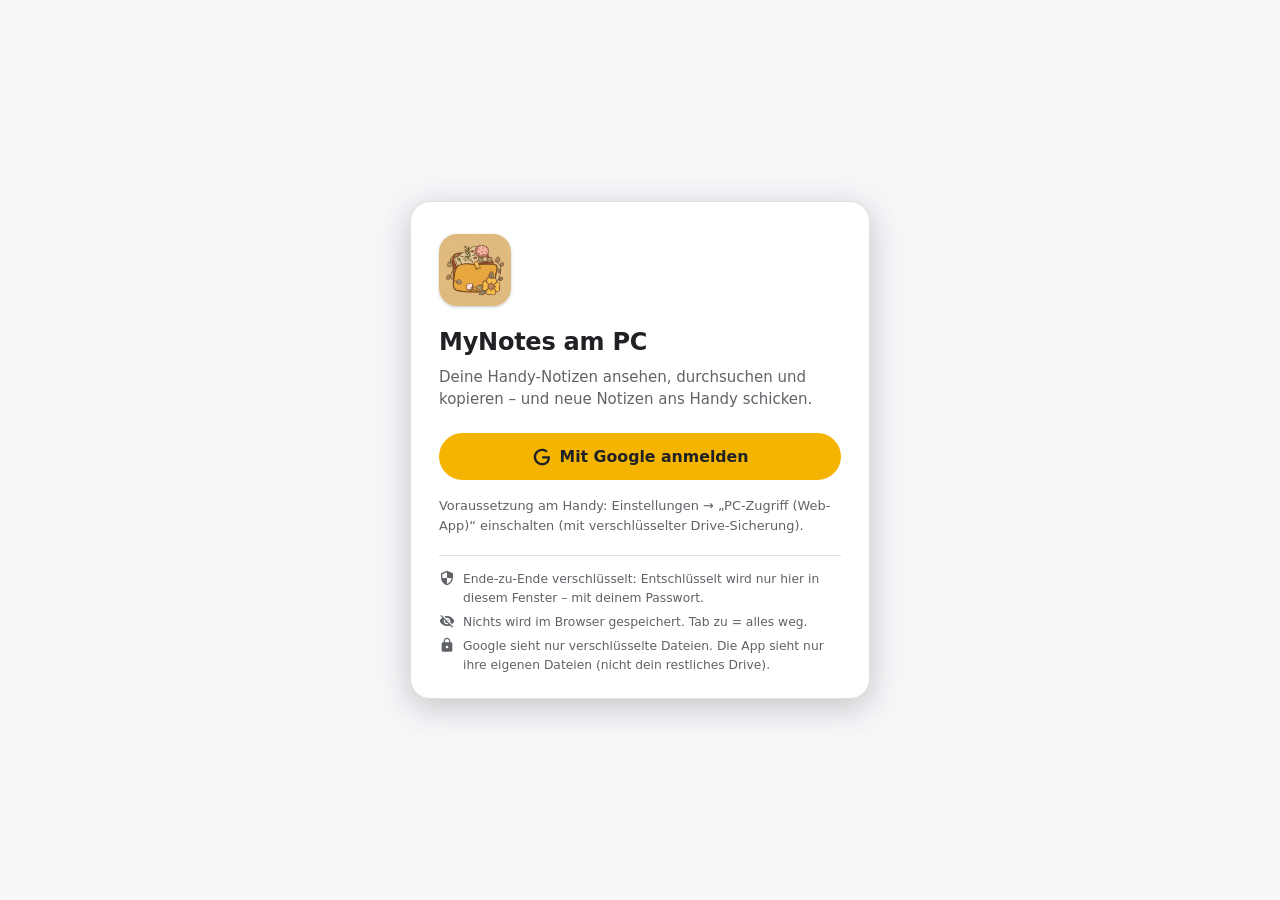
<file: index.html>
<!doctype html>
<html lang="de">
<head>
<meta charset="utf-8">
<meta name="viewport" content="width=device-width, initial-scale=1">
<meta name="robots" content="noindex, nofollow">
<meta name="referrer" content="no-referrer">
<meta name="color-scheme" content="dark light">
<!--
  MyNotes Web-App (AH-1 + AH-2)
  - Liest die verschlüsselte PC-Kopie deiner Handy-Notizen aus deinem Google Drive
  - Schreibt nur in den eigenen Bereich „Vom PC“
  - Speichert NICHTS im Browser: kein localStorage, keine Cookies, kein Cache, kein Offline-Speicher
-->
<meta http-equiv="Content-Security-Policy" content="default-src 'self'; script-src 'self' https://accounts.google.com/gsi/client; connect-src 'self' blob: https://www.googleapis.com https://accounts.google.com/gsi/; frame-src https://accounts.google.com/gsi/; style-src 'self' 'unsafe-inline' https://accounts.google.com/gsi/style; img-src 'self' blob: data: https://*.googleusercontent.com; font-src 'self'; object-src 'none'; base-uri 'none'; form-action 'none'">
<title>MyNotes</title>
<link rel="icon" type="image/png" sizes="16x16" href="favicon-16.png?v=5">
<link rel="icon" type="image/png" sizes="32x32" href="favicon-32.png?v=5">
<link rel="icon" type="image/png" sizes="48x48" href="favicon-48.png?v=5">
<link rel="apple-touch-icon" href="apple-touch-icon.png">
<link rel="stylesheet" href="app.css?v=11">
<script src="https://accounts.google.com/gsi/client" async defer></script>
<script type="module" src="app.js?v=23"></script>
</head>
<body>
<div id="app"><div class="boot"><img class="logo-img" src="logo.png" alt=""><p>MyNotes wird geladen …</p></div></div>
<noscript><p style="padding:24px">Bitte JavaScript aktivieren – ohne geht die Web-App nicht.</p></noscript>
</body>
</html>
</file>
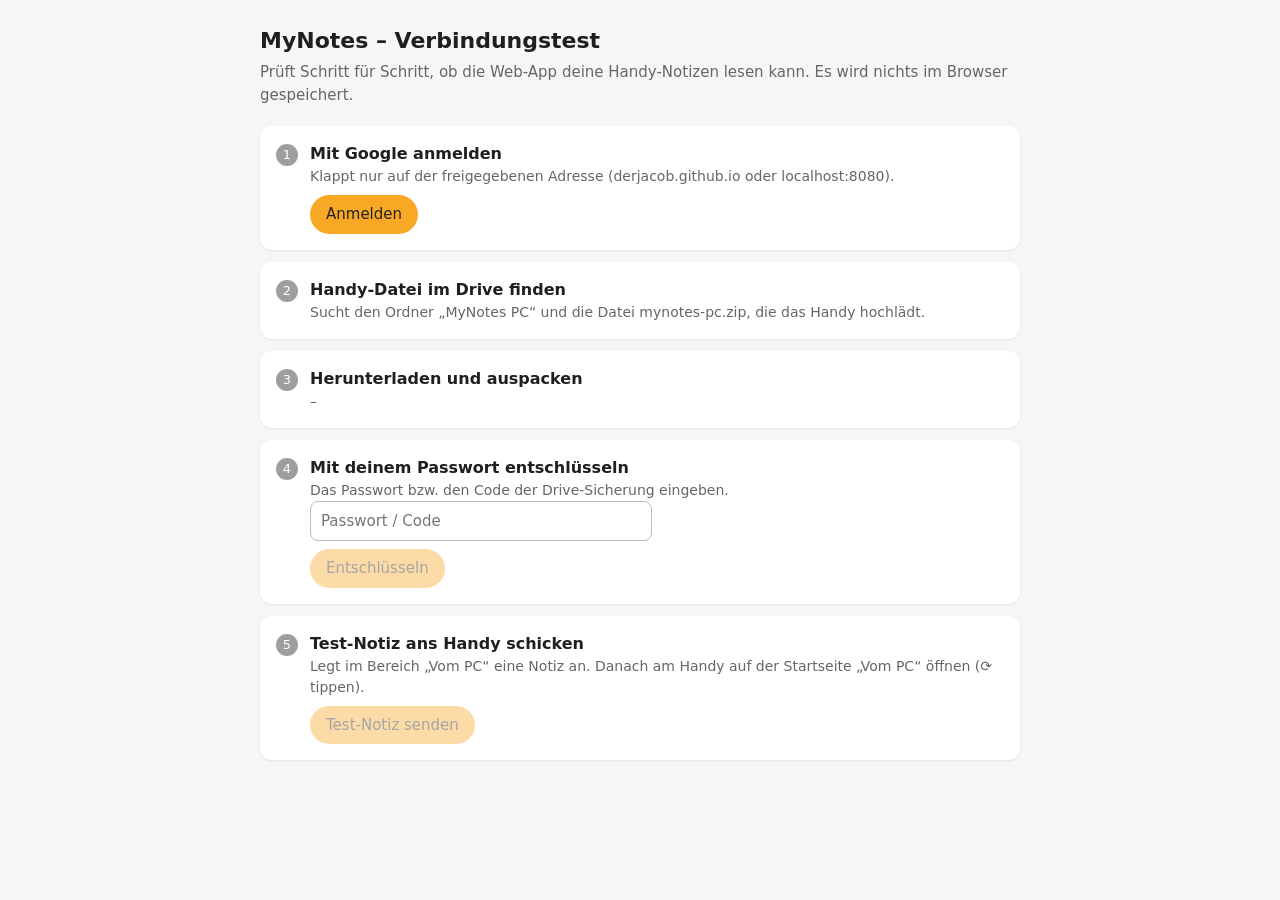
<file: test.html>
<!doctype html>
<html lang="de">
<head>
<meta charset="utf-8">
<meta name="viewport" content="width=device-width, initial-scale=1">
<title>MyNotes – Verbindungstest</title>
<!-- AH-T: Testseite für die Web-App. Speichert NICHTS im Browser (kein localStorage, keine Cookies von uns). -->
<script src="https://accounts.google.com/gsi/client" async defer></script>
<style>
  :root { --bg:#f6f6f4; --card:#fff; --ink:#1f1f1f; --muted:#666; --ok:#1e7d32; --bad:#c62828; --wait:#9e9e9e; --accent:#f9a825; }
  @media (prefers-color-scheme: dark) { :root { --bg:#1b1b1b; --card:#262626; --ink:#eee; --muted:#aaa; } }
  body { margin:0; font:15px/1.5 system-ui, -apple-system, "Segoe UI", sans-serif; background:var(--bg); color:var(--ink); }
  main { max-width:760px; margin:0 auto; padding:24px 16px 48px; }
  h1 { font-size:22px; margin:0 0 4px; }
  .sub { color:var(--muted); margin:0 0 20px; }
  .card { background:var(--card); border-radius:12px; padding:16px; margin-bottom:12px; box-shadow:0 1px 2px rgba(0,0,0,.08); }
  .step { display:flex; gap:12px; align-items:flex-start; }
  .dot { flex:0 0 22px; height:22px; border-radius:50%; background:var(--wait); color:#fff; font-size:13px; display:grid; place-items:center; margin-top:2px; }
  .dot.ok { background:var(--ok); } .dot.bad { background:var(--bad); } .dot.run { background:var(--accent); }
  .step h2 { font-size:16px; margin:0; }
  .msg { color:var(--muted); font-size:14px; white-space:pre-wrap; word-break:break-word; }
  .msg.bad { color:var(--bad); }
  button { font:inherit; padding:8px 16px; border-radius:20px; border:0; background:var(--accent); color:#222; cursor:pointer; margin-top:8px; }
  button:disabled { opacity:.4; cursor:default; }
  input { font:inherit; padding:8px 10px; border-radius:8px; border:1px solid #bbb; width:min(320px,100%); background:var(--card); color:var(--ink); }
  ul { margin:6px 0 0; padding-left:20px; }
  code { font-size:13px; }
</style>
</head>
<body>
<main>
  <h1>MyNotes – Verbindungstest</h1>
  <p class="sub">Prüft Schritt für Schritt, ob die Web-App deine Handy-Notizen lesen kann. Es wird nichts im Browser gespeichert.</p>

  <div class="card step"><div class="dot" id="d1">1</div><div>
    <h2>Mit Google anmelden</h2>
    <div class="msg" id="m1">Klappt nur auf der freigegebenen Adresse (derjacob.github.io oder localhost:8080).</div>
    <button id="b1">Anmelden</button>
  </div></div>

  <div class="card step"><div class="dot" id="d2">2</div><div>
    <h2>Handy-Datei im Drive finden</h2>
    <div class="msg" id="m2">Sucht den Ordner „MyNotes PC“ und die Datei mynotes-pc.zip, die das Handy hochlädt.</div>
  </div></div>

  <div class="card step"><div class="dot" id="d3">3</div><div>
    <h2>Herunterladen und auspacken</h2>
    <div class="msg" id="m3">–</div>
  </div></div>

  <div class="card step"><div class="dot" id="d4">4</div><div>
    <h2>Mit deinem Passwort entschlüsseln</h2>
    <div class="msg" id="m4">Das Passwort bzw. den Code der Drive-Sicherung eingeben.</div>
    <input type="password" id="pw" placeholder="Passwort / Code" autocomplete="off" disabled>
    <button id="b4" disabled>Entschlüsseln</button>
  </div></div>

  <div class="card step"><div class="dot" id="d5">5</div><div>
    <h2>Test-Notiz ans Handy schicken</h2>
    <div class="msg" id="m5">Legt im Bereich „Vom PC“ eine Notiz an. Danach am Handy auf der Startseite „Vom PC“ öffnen (⟳ tippen).</div>
    <button id="b5" disabled>Test-Notiz senden</button>
  </div></div>
</main>

<script>
"use strict";
const CLIENT_ID = "723061989132-tu2nrvj1vvsbgmk6e03vf1g6gf6tsdmi.apps.googleusercontent.com";
const SCOPE = "https://www.googleapis.com/auth/drive.file";
const API = "https://www.googleapis.com/drive/v3";
const UPLOAD = "https://www.googleapis.com/upload/drive/v3";
const AAD = new TextEncoder().encode("mynotes-backup|v1");
const MAGIC = "MNE1";

// Alles nur im Arbeitsspeicher – Tab zu = weg
let token = null, folderId = null, files = [], zipEntries = null, meta = null, key = null;

const $ = id => document.getElementById(id);
function setStep(n, state, text) {
  const d = $("d" + n);
  d.className = "dot " + (state || "");
  d.textContent = state === "ok" ? "✓" : state === "bad" ? "!" : n;
  if (text !== undefined) { $("m" + n).textContent = text; $("m" + n).className = "msg" + (state === "bad" ? " bad" : ""); }
}

// ---------- Drive ----------
async function drive(url, opts = {}) {
  const res = await fetch(url, { ...opts, headers: { Authorization: "Bearer " + token, ...(opts.headers || {}) } });
  if (!res.ok) {
    let detail = "";
    try { detail = (await res.json()).error?.message || ""; } catch (_) {}
    throw new Error("Drive " + res.status + (detail ? ": " + detail : ""));
  }
  return res;
}
const q = s => encodeURIComponent(s);

// ---------- 1) Anmelden ----------
$("b1").onclick = () => {
  if (!window.google?.accounts?.oauth2) { setStep(1, "bad", "Google-Anmeldung ist noch nicht geladen – Seite neu laden."); return; }
  setStep(1, "run", "Anmeldefenster ist offen …");
  const client = google.accounts.oauth2.initTokenClient({
    client_id: CLIENT_ID,
    scope: SCOPE,
    callback: async (resp) => {
      if (resp.error) { setStep(1, "bad", "Anmeldung fehlgeschlagen: " + resp.error + (resp.error_description ? " – " + resp.error_description : "")); return; }
      token = resp.access_token;
      try {
        const about = await (await drive(API + "/about?fields=user(displayName,emailAddress)")).json();
        setStep(1, "ok", "Angemeldet als " + about.user.displayName + " (" + about.user.emailAddress + ")");
      } catch (e) { setStep(1, "ok", "Angemeldet."); }
      findFiles();
    },
    error_callback: (err) => setStep(1, "bad", "Anmeldung abgebrochen oder blockiert (" + (err.type || "unbekannt") + "). Pop-ups für diese Seite erlauben?")
  });
  client.requestAccessToken();
};

// ---------- 2) Ordner + Dateien ----------
async function findFiles() {
  setStep(2, "run", "Suche …");
  try {
    const folderQuery = "name = 'MyNotes PC' and mimeType = 'application/vnd.google-apps.folder' and trashed = false";
    const f = await (await drive(API + "/files?spaces=drive&fields=files(id,name)&q=" + q(folderQuery))).json();
    if (!f.files.length) {
      setStep(2, "bad", "Ordner „MyNotes PC“ nicht gefunden.\n\nEntweder hat das Handy noch nichts hochgeladen (Einstellungen → PC-Zugriff → „Jetzt hochladen“) – " +
        "oder Google zeigt der Webseite die Dateien der Handy-App nicht. Dann bitte in deinem Google Drive nachsehen, ob der Ordner existiert, und mir Bescheid geben.");
      return;
    }
    folderId = f.files[0].id;
    const list = await (await drive(API + "/files?spaces=drive&pageSize=200&fields=files(id,name,size,modifiedTime)&q=" +
      q("'" + folderId + "' in parents and trashed = false"))).json();
    files = list.files;
    const mirror = files.find(x => x.name === "mynotes-pc.zip");
    const images = files.filter(x => x.name.startsWith("img_")).length;
    if (!mirror) {
      setStep(2, "bad", "Ordner gefunden, aber mynotes-pc.zip fehlt (oder ist für die Webseite unsichtbar).\nDateien, die die Webseite sieht: " +
        (files.map(x => x.name).join(", ") || "keine"));
      return;
    }
    setStep(2, "ok", "Gefunden: mynotes-pc.zip (" + Math.round(mirror.size / 1024) + " KB, Stand " +
      new Date(mirror.modifiedTime).toLocaleString("de-DE") + ")" + (images ? " und " + images + " Bilder" : ""));
    download(mirror.id);
  } catch (e) { setStep(2, "bad", e.message); }
}

// ---------- 3) Herunterladen + ZIP lesen ----------
async function download(id) {
  setStep(3, "run", "Lade …");
  try {
    const buf = new Uint8Array(await (await drive(API + "/files/" + id + "?alt=media")).arrayBuffer());
    zipEntries = await readZip(buf);
    meta = JSON.parse(new TextDecoder().decode(zipEntries["meta.json"]));
    if (!meta.encrypted) throw new Error("Datei ist nicht verschlüsselt – unerwartet.");
    setStep(3, "ok", "Ausgepackt: " + Object.keys(zipEntries).join(", ") + "\nErstellt " + new Date(meta.createdAt).toLocaleString("de-DE") +
      " · " + meta.iterations.toLocaleString("de-DE") + " Runden PBKDF2");
    $("pw").disabled = false; $("b4").disabled = false; $("pw").focus();
  } catch (e) { setStep(3, "bad", e.message); }
}

/** Minimaler ZIP-Leser (zentrales Verzeichnis, Deflate über DecompressionStream) */
async function readZip(buf) {
  const v = new DataView(buf.buffer, buf.byteOffset, buf.byteLength);
  let eocd = -1;
  for (let i = buf.length - 22; i >= Math.max(0, buf.length - 65557); i--) { if (v.getUint32(i, true) === 0x06054b50) { eocd = i; break; } }
  if (eocd < 0) throw new Error("Keine gültige ZIP-Datei");
  const count = v.getUint16(eocd + 10, true);
  let p = v.getUint32(eocd + 16, true);
  const out = {};
  for (let n = 0; n < count; n++) {
    if (v.getUint32(p, true) !== 0x02014b50) throw new Error("ZIP-Verzeichnis beschädigt");
    const method = v.getUint16(p + 10, true);
    const csize = v.getUint32(p + 20, true);
    const nameLen = v.getUint16(p + 28, true), extraLen = v.getUint16(p + 30, true), commentLen = v.getUint16(p + 32, true);
    const local = v.getUint32(p + 42, true);
    const name = new TextDecoder().decode(buf.subarray(p + 46, p + 46 + nameLen));
    p += 46 + nameLen + extraLen + commentLen;
    const lNameLen = v.getUint16(local + 26, true), lExtraLen = v.getUint16(local + 28, true);
    const start = local + 30 + lNameLen + lExtraLen;
    const data = buf.subarray(start, start + csize);
    out[name] = method === 0 ? data : await inflate(data, "deflate-raw");
  }
  return out;
}
async function inflate(bytes, format) {
  const stream = new Blob([bytes]).stream().pipeThrough(new DecompressionStream(format));
  return new Uint8Array(await new Response(stream).arrayBuffer());
}
async function deflateGzip(bytes) {
  const stream = new Blob([bytes]).stream().pipeThrough(new CompressionStream("gzip"));
  return new Uint8Array(await new Response(stream).arrayBuffer());
}

// ---------- 4) Entschlüsseln (gleich wie auf dem Handy) ----------
function b64url(s) {
  s = s.replace(/-/g, "+").replace(/_/g, "/");
  while (s.length % 4) s += "=";
  return Uint8Array.from(atob(s), c => c.charCodeAt(0));
}
async function deriveKey(secret, salt, iterations) {
  const base = await crypto.subtle.importKey("raw", new TextEncoder().encode(secret), "PBKDF2", false, ["deriveKey"]);
  return crypto.subtle.deriveKey({ name: "PBKDF2", hash: "SHA-256", salt, iterations },
    base, { name: "AES-GCM", length: 256 }, false, ["encrypt", "decrypt"]);
}
async function decrypt(data, k) {
  if (new TextDecoder().decode(data.subarray(0, 4)) !== MAGIC) throw new Error("Unbekanntes Format");
  const iv = data.subarray(4, 16);
  const packed = new Uint8Array(await crypto.subtle.decrypt({ name: "AES-GCM", iv, additionalData: AAD, tagLength: 128 }, k, data.subarray(16)));
  return inflate(packed, "gzip");
}
async function encrypt(plain, k) {
  const iv = crypto.getRandomValues(new Uint8Array(12));
  const sealed = new Uint8Array(await crypto.subtle.encrypt({ name: "AES-GCM", iv, additionalData: AAD, tagLength: 128 }, k, await deflateGzip(plain)));
  const out = new Uint8Array(4 + 12 + sealed.length);
  out.set(new TextEncoder().encode(MAGIC), 0); out.set(iv, 4); out.set(sealed, 16);
  return out;
}

$("b4").onclick = async () => {
  const secret = $("pw").value;
  if (!secret) return;
  setStep(4, "run", "Rechne den Schlüssel aus (dauert 1–2 Sekunden) …");
  $("b4").disabled = true;
  try {
    key = await deriveKey(secret, b64url(meta.salt), meta.iterations);
    $("pw").value = "";
    let json;
    try { json = JSON.parse(new TextDecoder().decode(await decrypt(zipEntries["backup.enc"], key))); }
    catch (e) { key = null; throw new Error("Falsches Passwort bzw. falscher Code (oder Datei beschädigt)."); }
    const notes = json.notes.filter(n => !n.deleted && !n.template);
    const titles = notes.slice().sort((a, b) => b.modifiedAt - a.modifiedAt).slice(0, 8).map(n => n.title || "(ohne Titel)");
    setStep(4, "ok", "Entschlüsselt ✓  " + json.folders.length + " Ordner · " + notes.length + " Notizen · " + json.blocks.length + " Blöcke\nZuletzt geändert: ");
    const ul = document.createElement("ul");
    titles.forEach(t => { const li = document.createElement("li"); li.textContent = t; ul.appendChild(li); });
    $("m4").appendChild(ul);
    $("b5").disabled = false;
  } catch (e) { setStep(4, "bad", e.message); $("b4").disabled = false; }
};

// ---------- 5) Test-Notiz in „Vom PC“ ----------
$("b5").onclick = async () => {
  setStep(5, "run", "Sende …");
  $("b5").disabled = true;
  try {
    const now = Date.now();
    const existing = files.find(x => x.name === "mynotes-inbox.enc");
    let notes = [];
    if (existing) {
      try {
        const old = new Uint8Array(await (await drive(API + "/files/" + existing.id + "?alt=media")).arrayBuffer());
        notes = JSON.parse(new TextDecoder().decode(await decrypt(old, key))).notes || [];
      } catch (_) { notes = []; }
    }
    notes.push({
      id: crypto.randomUUID(), title: "Test vom PC", created: now, modified: now,
      blocks: [
        { type: "TEXT", content: "Wenn du das auf dem Handy liest, funktioniert die Verbindung PC → Handy. 🎉", checked: false },
        { type: "CHECKLIST_ITEM", content: "Testseite geklappt", checked: true },
        { type: "CHECKLIST_ITEM", content: "Web-App bauen", checked: false }
      ]
    });
    const body = await encrypt(new TextEncoder().encode(JSON.stringify({ format: "mynotes-pc-inbox", v: 1, notes })), key);
    if (existing) {
      await drive(UPLOAD + "/files/" + existing.id + "?uploadType=media", { method: "PATCH", headers: { "Content-Type": "application/octet-stream" }, body });
    } else {
      const boundary = "mynotes" + Math.random().toString(36).slice(2);
      const metaPart = JSON.stringify({ name: "mynotes-inbox.enc", parents: [folderId], mimeType: "application/octet-stream" });
      const head = new TextEncoder().encode("--" + boundary + "\r\nContent-Type: application/json; charset=UTF-8\r\n\r\n" + metaPart +
        "\r\n--" + boundary + "\r\nContent-Type: application/octet-stream\r\n\r\n");
      const tail = new TextEncoder().encode("\r\n--" + boundary + "--\r\n");
      await drive(UPLOAD + "/files?uploadType=multipart", { method: "POST", headers: { "Content-Type": "multipart/related; boundary=" + boundary }, body: new Blob([head, body, tail]) });
    }
    setStep(5, "ok", "Gesendet ✓ (" + notes.length + " Notiz(en) im Bereich „Vom PC“).\nJetzt am Handy: Startseite → „Vom PC“ → ⟳. Die Notiz „Test vom PC“ sollte erscheinen.");
  } catch (e) { setStep(5, "bad", e.message); $("b5").disabled = false; }
};
</script>
</body>
</html>
</file>
<file: app.css>
/* =====================================================================
   MyNotes Web-App – Aussehen
   Dunkel wie die Handy-App (Keep-Stil, Bernstein als Akzent), Hell optional.
   ===================================================================== */

:root {
  --bg: #202124;
  --surface: #2d2e30;
  --surface2: #35363a;
  --surface3: #3c4043;
  --hover: rgba(255, 255, 255, .06);
  --line: rgba(255, 255, 255, .12);
  --line-strong: rgba(255, 255, 255, .22);
  --text: #e8eaed;
  --muted: #9aa0a6;
  --faint: #6f747a;
  --accent: #f4b400;
  --accent-soft: rgba(244, 180, 0, .16);
  --on-accent: #202124;
  --link: #8ab4f8;
  --danger: #f28b82;
  --ok: #81c995;
  --warn: #fcad70;
  --mark: rgba(253, 214, 99, .45);
  --shadow: 0 1px 2px rgba(0, 0, 0, .35), 0 2px 8px rgba(0, 0, 0, .25);
  --shadow-lg: 0 8px 32px rgba(0, 0, 0, .5);
  --radius: 12px;
  --side-w: 264px;
  --list-w: 380px;
  --font: system-ui, -apple-system, "Segoe UI", Roboto, "Helvetica Neue", Arial, sans-serif;
  --mono: ui-monospace, "Cascadia Code", "Consolas", "SF Mono", Menlo, monospace;
  --fs: 15px;
  color-scheme: dark;
}

:root[data-theme="light"] {
  --bg: #f6f7f9;
  --surface: #ffffff;
  --surface2: #f1f3f4;
  --surface3: #e8eaed;
  --hover: rgba(0, 0, 0, .05);
  --line: rgba(0, 0, 0, .12);
  --line-strong: rgba(0, 0, 0, .24);
  --text: #202124;
  --muted: #5f6368;
  --faint: #80868b;
  --accent: #f4b400;
  --accent-soft: rgba(244, 180, 0, .2);
  --on-accent: #202124;
  --link: #1a56c9;
  --danger: #c5221f;
  --ok: #188038;
  --warn: #b06000;
  --mark: rgba(253, 214, 99, .7);
  --shadow: 0 1px 2px rgba(60, 64, 67, .2), 0 1px 4px rgba(60, 64, 67, .12);
  --shadow-lg: 0 8px 32px rgba(60, 64, 67, .28);
  color-scheme: light;
}

@media (prefers-color-scheme: light) {
  :root:not([data-theme="dark"]):not([data-theme="light"]) {
    --bg: #f6f7f9;
    --surface: #ffffff;
    --surface2: #f1f3f4;
    --surface3: #e8eaed;
    --hover: rgba(0, 0, 0, .05);
    --line: rgba(0, 0, 0, .12);
    --line-strong: rgba(0, 0, 0, .24);
    --text: #202124;
    --muted: #5f6368;
    --faint: #80868b;
    --accent-soft: rgba(244, 180, 0, .2);
    --link: #1a56c9;
    --danger: #c5221f;
    --ok: #188038;
    --warn: #b06000;
    --mark: rgba(253, 214, 99, .7);
    --shadow: 0 1px 2px rgba(60, 64, 67, .2), 0 1px 4px rgba(60, 64, 67, .12);
    --shadow-lg: 0 8px 32px rgba(60, 64, 67, .28);
    color-scheme: light;
  }
}

* { box-sizing: border-box; }
html { font-size: var(--fs); -webkit-text-size-adjust: 100%; }
html, body { height: 100%; }
body {
  margin: 0;
  background: var(--bg);
  color: var(--text);
  font: 1rem/1.5 var(--font);
  overflow: hidden;
}
button, input, textarea, select { font: inherit; color: inherit; }
button { cursor: pointer; }
a { color: var(--link); }
::selection { background: rgba(244, 180, 0, .35); }
:focus-visible { outline: 2px solid var(--accent); outline-offset: 2px; }
.hidden { display: none !important; }
.muted { color: var(--muted); }
.small { font-size: .86rem; }
.nowrap { white-space: nowrap; }
.grow { flex: 1 1 auto; min-width: 0; }
.ellipsis { overflow: hidden; text-overflow: ellipsis; white-space: nowrap; }

/* Scrollbalken dezent */
* { scrollbar-width: thin; scrollbar-color: var(--line-strong) transparent; }
::-webkit-scrollbar { width: 10px; height: 10px; }
::-webkit-scrollbar-thumb { background: var(--line-strong); border-radius: 10px; border: 3px solid transparent; background-clip: padding-box; }

/* ---------------- Icons ---------------- */
.ic { width: 20px; height: 20px; flex: 0 0 auto; fill: currentColor; display: inline-block; vertical-align: middle; }
.ic.sm { width: 16px; height: 16px; }
.ic.lg { width: 24px; height: 24px; }

/* ---------------- Knöpfe ---------------- */
.btn {
  display: inline-flex; align-items: center; justify-content: center; gap: 8px;
  border: 0; border-radius: 999px; padding: 9px 18px;
  background: var(--accent); color: var(--on-accent); font-weight: 600;
  transition: filter .15s, background .15s, transform .05s;
}
.btn:hover { filter: brightness(1.06); }
.btn:active { transform: translateY(1px); }
.btn:disabled { opacity: .45; cursor: default; filter: none; }
.btn.ghost { background: transparent; color: var(--text); border: 1px solid var(--line-strong); font-weight: 500; }
.btn.ghost:hover { background: var(--hover); }
.btn.subtle { background: var(--surface2); color: var(--text); font-weight: 500; }
.btn.subtle:hover { background: var(--surface3); }
.btn.danger { background: transparent; color: var(--danger); border: 1px solid currentColor; font-weight: 500; }
.btn.small { padding: 6px 12px; font-size: .9rem; }
.btn.big { padding: 12px 26px; font-size: 1.05rem; }

.icon-btn {
  display: inline-grid; place-items: center;
  width: 36px; height: 36px; border-radius: 50%;
  border: 0; background: transparent; color: var(--muted);
  transition: background .12s, color .12s;
  position: relative;
}
.icon-btn:hover { background: var(--hover); color: var(--text); }
.icon-btn.on { color: var(--accent); }
.icon-btn:disabled { opacity: .35; cursor: default; background: transparent; }
.icon-btn.sm { width: 30px; height: 30px; }

.chip {
  display: inline-flex; align-items: center; gap: 4px;
  font-size: .78rem; line-height: 1.2; padding: 3px 9px; border-radius: 999px;
  background: var(--surface2); color: var(--muted); border: 1px solid var(--line);
  white-space: nowrap; max-width: 100%;
}
.chip .dot { width: 8px; height: 8px; border-radius: 50%; flex: 0 0 auto; }
.chip.accent { background: var(--accent-soft); color: var(--text); border-color: transparent; }
.chip.warn { color: var(--warn); }
.chip.danger { color: var(--danger); }
button.chip { cursor: pointer; }
button.chip:hover { border-color: var(--line-strong); color: var(--text); }

.seg { display: inline-flex; background: var(--surface2); border-radius: 999px; padding: 3px; gap: 2px; }
.seg button { border: 0; background: transparent; padding: 5px 12px; border-radius: 999px; color: var(--muted); font-size: .88rem; }
.seg button.on { background: var(--surface); color: var(--text); box-shadow: var(--shadow); }

input.field, textarea.field, select.field {
  width: 100%; padding: 10px 12px; border-radius: 10px;
  border: 1px solid var(--line-strong); background: var(--surface); color: var(--text);
}
input.field:focus, textarea.field:focus, select.field:focus { outline: none; border-color: var(--accent); box-shadow: 0 0 0 3px var(--accent-soft); }

/* ---------------- Start / Anmelden / Entsperren ---------------- */
.boot { height: 100vh; display: grid; place-content: center; justify-items: center; color: var(--muted); gap: 8px; }
.boot-logo, .logo {
  width: 56px; height: 64px; border-radius: 14px; background: var(--accent); position: relative;
  box-shadow: var(--shadow);
}
.boot-logo::before, .logo::before {
  content: ""; position: absolute; left: 14px; right: 14px; top: 18px; height: 5px; border-radius: 3px;
  background: #202124; box-shadow: 0 12px 0 #202124, -0px 24px 0 -0px #202124;
}
.boot-logo::after, .logo::after { content: ""; position: absolute; left: 14px; width: 16px; top: 42px; height: 5px; border-radius: 3px; background: #202124; display: none; }
.logo-img { width: 72px; height: 72px; border-radius: 18px; box-shadow: var(--shadow); display: block; object-fit: cover; }
.logo-img.sm { width: 34px; height: 34px; border-radius: 9px; }
.logo.sm { width: 28px; height: 32px; border-radius: 8px; }
.logo.sm::before { left: 7px; right: 7px; top: 9px; height: 3px; box-shadow: 0 6px 0 #202124, 0 12px 0 #202124; }

.gate { height: 100vh; overflow: auto; display: grid; place-items: center; padding: 24px 16px; }
.gate-card {
  width: min(460px, 100%); background: var(--surface); border-radius: 20px; box-shadow: var(--shadow-lg);
  padding: 32px 28px 24px; border: 1px solid var(--line);
}
.gate-card h1 { margin: 18px 0 6px; font-size: 1.6rem; letter-spacing: -.01em; }
.gate-card p { margin: 0 0 14px; color: var(--muted); }
.gate-card .btn { width: 100%; margin-top: 8px; }
.gate-user { display: flex; align-items: center; gap: 12px; padding: 10px 12px; background: var(--surface2); border-radius: 12px; margin: 12px 0 16px; }
.gate-user img, .avatar { width: 36px; height: 36px; border-radius: 50%; background: var(--surface3); flex: 0 0 auto; object-fit: cover; display: grid; place-items: center; font-weight: 700; color: var(--text); }
.gate-msg { margin-top: 12px; font-size: .92rem; white-space: pre-wrap; }
.gate-msg.bad { color: var(--danger); }
.gate-msg.ok { color: var(--ok); }
.gate-steps { list-style: none; padding: 0; margin: 14px 0 4px; display: grid; gap: 6px; font-size: .92rem; }
.gate-steps li { display: flex; gap: 10px; align-items: center; color: var(--muted); }
.gate-steps li.done { color: var(--text); }
.gate-steps li .st { width: 20px; height: 20px; border-radius: 50%; display: grid; place-items: center; font-size: .75rem; background: var(--surface3); flex: 0 0 auto; }
.gate-steps li.done .st { background: var(--ok); color: #202124; }
.gate-steps li.run .st { background: var(--accent); color: #202124; animation: pulse 1s infinite alternate; }
.gate-steps li.bad .st { background: var(--danger); color: #202124; }
@keyframes pulse { to { opacity: .45; } }
.gate-foot { margin-top: 20px; padding-top: 14px; border-top: 1px solid var(--line); font-size: .82rem; color: var(--muted); display: grid; gap: 6px; }
.gate-foot .row { display: flex; gap: 8px; align-items: flex-start; }
.pw-row { position: relative; }
.pw-row input { padding-right: 48px; font-size: 1.05rem; }
.pw-row .icon-btn { position: absolute; right: 4px; top: 50%; transform: translateY(-50%); }
.spinner { width: 18px; height: 18px; border-radius: 50%; border: 2px solid currentColor; border-right-color: transparent; animation: spin .8s linear infinite; display: inline-block; }
@keyframes spin { to { transform: rotate(360deg); } }

/* ---------------- Grundgerüst ---------------- */
.shell {
  height: 100vh; display: grid;
  grid-template-columns: var(--side-w) var(--list-w) minmax(0, 1fr);
  grid-template-rows: auto minmax(0, 1fr);
  grid-template-areas: "banner banner banner" "side list main";
}
.shell.tiles { grid-template-columns: var(--side-w) 0 minmax(0, 1fr); }
.shell.tiles .list { display: none; }
.banner-area { grid-area: banner; }
.banner {
  display: flex; align-items: center; gap: 12px; padding: 8px 16px; font-size: .9rem;
  background: var(--accent-soft); border-bottom: 1px solid var(--line);
}
.banner.bad { background: rgba(242, 139, 130, .16); }
.banner .grow { min-width: 0; }

/* Seitenleiste */
.side {
  grid-area: side; display: flex; flex-direction: column; min-height: 0;
  background: var(--bg); border-right: 1px solid var(--line);
}
.side-head { display: flex; align-items: center; gap: 10px; padding: 14px 16px 8px; }
.side-head .brand { font-weight: 700; font-size: 1.15rem; letter-spacing: -.01em; }
.side-head .brand small { display: block; font-weight: 400; font-size: .72rem; color: var(--muted); letter-spacing: 0; }
.search-box { position: relative; margin: 6px 12px 8px; }
.search-box .ic { position: absolute; left: 12px; top: 50%; transform: translateY(-50%); color: var(--muted); pointer-events: none; }
.search-box input {
  width: 100%; padding: 10px 64px 10px 40px; border-radius: 12px; border: 1px solid transparent;
  background: var(--surface2); color: var(--text);
}
.search-box input:focus { outline: none; background: var(--surface); border-color: var(--accent); box-shadow: 0 0 0 3px var(--accent-soft); }
.search-box kbd { position: absolute; right: 10px; top: 50%; transform: translateY(-50%); }
.search-box .clear { position: absolute; right: 4px; top: 50%; transform: translateY(-50%); }
kbd {
  font: .72rem/1 var(--mono); padding: 3px 6px; border-radius: 6px; border: 1px solid var(--line-strong);
  border-bottom-width: 2px; color: var(--muted); background: var(--surface); white-space: nowrap;
}
.side-scroll { flex: 1 1 auto; overflow-y: auto; padding: 2px 0 12px; }
.nav-item {
  display: flex; align-items: center; gap: 14px; width: calc(100% - 8px);
  padding: 8px 12px 8px 20px; border: 0; background: transparent; color: var(--text);
  border-radius: 0 999px 999px 0; text-align: left; min-height: 40px;
}
.nav-item:hover { background: var(--hover); }
.nav-item.on { background: var(--accent-soft); font-weight: 600; }
.nav-item .ic { color: var(--muted); }
.nav-item.on .ic { color: var(--accent); }
.nav-item .count { margin-left: auto; font-size: .8rem; color: var(--muted); font-weight: 400; }
.nav-item .count.badge { background: var(--accent); color: var(--on-accent); padding: 1px 8px; border-radius: 999px; font-weight: 700; }
.nav-sep { height: 1px; background: var(--line); margin: 8px 16px; }
.nav-title { display: flex; align-items: center; justify-content: space-between; padding: 12px 16px 4px 20px; font-size: .75rem; font-weight: 600; letter-spacing: .06em; text-transform: uppercase; color: var(--muted); }
.nav-title button { border: 0; background: none; color: var(--muted); font-size: .75rem; padding: 2px 4px; border-radius: 6px; }
.nav-title button:hover { color: var(--text); background: var(--hover); }
.tree-row { display: flex; align-items: center; width: calc(100% - 8px); border-radius: 0 999px 999px 0; min-height: 34px; }
.tree-row:hover { background: var(--hover); }
.tree-row.on { background: var(--accent-soft); }
.tree-row.on .tree-name { font-weight: 600; }
.tree-toggle { width: 24px; height: 24px; border: 0; background: none; color: var(--muted); display: grid; place-items: center; border-radius: 6px; flex: 0 0 auto; padding: 0; }
.tree-toggle:hover { background: var(--hover); color: var(--text); }
.tree-toggle .ic { transition: transform .15s; }
.tree-toggle.open .ic { transform: rotate(90deg); }
.tree-toggle.none { visibility: hidden; }
.tree-main { flex: 1 1 auto; min-width: 0; display: flex; align-items: center; gap: 10px; border: 0; background: none; text-align: left; padding: 6px 12px 6px 2px; color: var(--text); }
.tree-name { flex: 1 1 auto; min-width: 0; overflow: hidden; text-overflow: ellipsis; white-space: nowrap; font-size: .95rem; }
.tree-main .count { font-size: .78rem; color: var(--muted); }
.tree-head { padding: 10px 16px 2px 20px; font-size: .74rem; font-weight: 600; color: var(--muted); text-transform: uppercase; letter-spacing: .05em; }
.tree-line { height: 1px; background: var(--line); margin: 6px 16px 6px 20px; }
.ring { width: 18px; height: 18px; flex: 0 0 auto; }
.side-foot { border-top: 1px solid var(--line); padding: 8px 10px 10px; display: grid; gap: 6px; }
.sync-line { display: flex; align-items: center; gap: 8px; font-size: .8rem; color: var(--muted); padding: 2px 6px; }
.sync-line .dot { width: 8px; height: 8px; border-radius: 50%; background: var(--ok); flex: 0 0 auto; }
.sync-line .dot.old { background: var(--warn); }
.sync-line .dot.bad { background: var(--danger); }
.sync-line .dot.run { background: var(--accent); animation: pulse .6s infinite alternate; }
.foot-actions { display: flex; align-items: center; gap: 2px; }
.foot-actions .user { display: flex; align-items: center; gap: 8px; min-width: 0; flex: 1 1 auto; padding: 2px 4px; }
.foot-actions .user .avatar { width: 28px; height: 28px; font-size: .8rem; }
.foot-actions .user .name { font-size: .85rem; min-width: 0; overflow: hidden; text-overflow: ellipsis; white-space: nowrap; }

/* Liste */
.list { grid-area: list; display: flex; flex-direction: column; min-height: 0; min-width: 0; border-right: 1px solid var(--line); background: var(--bg); }
.list-head { display: flex; align-items: center; gap: 6px; padding: 12px 10px 8px 16px; min-height: 60px; }
.list-head h2 { margin: 0; font-size: 1.15rem; min-width: 0; overflow: hidden; text-overflow: ellipsis; white-space: nowrap; }
.list-head .sub { font-size: .8rem; color: var(--muted); }
.list-head .titles { flex: 1 1 auto; min-width: 0; }
.list-tools { display: flex; align-items: center; gap: 6px; padding: 0 12px 8px 16px; flex-wrap: wrap; }
.list-body { flex: 1 1 auto; overflow-y: auto; padding: 4px 12px 24px; }
.list-empty { padding: 40px 16px; text-align: center; color: var(--muted); }
.list-empty .ic { width: 48px; height: 48px; opacity: .4; display: block; margin: 0 auto 10px; }
.group-title { display: flex; align-items: center; gap: 8px; margin: 14px 4px 6px; font-size: .78rem; font-weight: 600; color: var(--muted); text-transform: uppercase; letter-spacing: .05em; }
.group-title .line { flex: 1; height: 1px; background: var(--line); }
.group-title.click { cursor: pointer; border-radius: 6px; }
.group-title.click:hover { color: var(--text); }
.divider-line { height: 1px; background: var(--line-strong); margin: 12px 4px; }
.list-more { display: block; margin: 12px auto; }

/* Karten */
.card {
  position: relative; display: block; width: 100%; text-align: left;
  background: var(--surface); color: var(--text); border: 1px solid var(--line);
  border-radius: var(--radius); padding: 11px 14px 11px; margin: 0 0 8px; cursor: pointer;
  transition: border-color .12s, box-shadow .12s, background .12s;
  overflow: hidden;
}
.card:hover { border-color: var(--line-strong); box-shadow: var(--shadow); }
.card.on { border-color: var(--accent); box-shadow: 0 0 0 1px var(--accent); }
.card.colored { background: color-mix(in srgb, var(--note-color) 22%, var(--surface)); border-color: color-mix(in srgb, var(--note-color) 55%, transparent); }
.card.colored::before { content: ""; position: absolute; left: 0; top: 0; bottom: 0; width: 4px; background: var(--note-color); }
.card-title { font-weight: 600; font-size: .98rem; line-height: 1.35; display: flex; gap: 6px; align-items: flex-start; }
.card-title .t { flex: 1 1 auto; min-width: 0; overflow-wrap: anywhere; }
.card-title .star { color: var(--accent); flex: 0 0 auto; margin-top: 1px; }
.card-title .fresh { width: 8px; height: 8px; border-radius: 50%; background: var(--accent); flex: 0 0 auto; margin-top: 7px; }
.card-meta { display: flex; flex-wrap: wrap; gap: 4px 10px; align-items: center; margin-top: 4px; font-size: .78rem; color: var(--muted); }
.card-meta .ic { width: 14px; height: 14px; }
.card-meta span { display: inline-flex; gap: 3px; align-items: center; }
.card-prev { margin-top: 6px; font-size: .88rem; color: var(--muted); line-height: 1.45; overflow: hidden; }
.card-prev .ln { white-space: pre-wrap; overflow-wrap: anywhere; display: -webkit-box; -webkit-line-clamp: 3; -webkit-box-orient: vertical; overflow: hidden; }
.card-prev .ck { display: flex; gap: 6px; align-items: flex-start; }
.card-prev .ck .box { width: 13px; height: 13px; border: 1.5px solid var(--muted); border-radius: 3px; flex: 0 0 auto; margin-top: 3px; position: relative; }
.card-prev .ck.done { text-decoration: line-through; opacity: .7; }
.card-prev .ck.done .box { background: var(--muted); }
.card-prev .ck span { overflow: hidden; text-overflow: ellipsis; white-space: nowrap; }
.card-prev .more { font-size: .78rem; color: var(--faint); margin-top: 2px; }
.card-prev .h { font-weight: 600; color: var(--text); }
.card-thumb { margin-top: 8px; border-radius: 8px; overflow: hidden; background: var(--surface2); max-height: 150px; display: flex; justify-content: center; }
.card-thumb svg { width: 100%; height: auto; max-height: 150px; display: block; color: var(--text); }
.card-thumb img { width: 100%; max-height: 150px; object-fit: cover; display: block; }
.card-labels { display: flex; flex-wrap: wrap; gap: 4px; margin-top: 8px; }
.progress { height: 4px; border-radius: 4px; background: var(--surface3); overflow: hidden; margin-top: 8px; }
.progress > div { height: 100%; background: var(--ok); border-radius: 4px; transition: width .3s; }
.progress.big { height: 8px; }
.snippet { margin-top: 6px; font-size: .86rem; color: var(--muted); display: grid; gap: 4px; }
.snippet div { overflow: hidden; display: -webkit-box; -webkit-line-clamp: 2; -webkit-box-orient: vertical; overflow-wrap: anywhere; }
mark, .hl { background: var(--mark); color: inherit; border-radius: 3px; padding: 0 1px; }
mark.cur { background: var(--accent); color: var(--on-accent); }

.folder-card { display: flex; align-items: center; gap: 12px; padding: 10px 14px; }
.folder-card .ic { width: 22px; height: 22px; }
.folder-card .grow .sub { font-size: .78rem; color: var(--muted); }

/* Kachel-Ansicht (Masonry) */
.tiles-wrap { padding: 8px 20px 40px; }
.tiles-grid { display: grid; gap: 14px; align-items: start; margin-bottom: 14px; }
.tiles-col { display: flex; flex-direction: column; gap: 14px; min-width: 0; }
.tiles-grid .card { margin: 0; }
.tiles-grid .card-thumb, .tiles-grid .card-thumb svg, .tiles-grid .card-thumb img { max-height: 260px; }
.tiles-grid .card-prev .ln { -webkit-line-clamp: 8; }
.tiles-folders { display: grid; grid-template-columns: repeat(auto-fill, minmax(220px, 1fr)); gap: 10px; margin-bottom: 16px; }
.tiles-folders .card { margin: 0; }

/* Hauptbereich */
.main { grid-area: main; min-width: 0; min-height: 0; display: flex; flex-direction: column; background: var(--bg); position: relative; }
.main-scroll { flex: 1 1 auto; overflow-y: auto; scroll-behavior: auto; }
.main-empty { height: 100%; display: grid; place-content: center; justify-items: center; text-align: center; color: var(--muted); padding: 24px; gap: 8px; }
.main-empty .ic { width: 64px; height: 64px; opacity: .25; }
.main-empty h3 { margin: 6px 0 0; color: var(--text); font-weight: 600; }

/* Notiz */
.note-bar {
  position: sticky; top: 0; z-index: 5; display: flex; align-items: center; gap: 2px;
  padding: 8px 12px; background: color-mix(in srgb, var(--bg) 92%, transparent); backdrop-filter: blur(8px);
  border-bottom: 1px solid transparent;
}
.note-bar.scrolled { border-bottom-color: var(--line); }
.note-bar .crumbs { flex: 1 1 auto; min-width: 0; display: flex; align-items: center; gap: 4px; font-size: .85rem; color: var(--muted); overflow: hidden; white-space: nowrap; }
.note-bar .crumbs button { border: 0; background: none; color: var(--muted); padding: 2px 6px; border-radius: 6px; max-width: 220px; overflow: hidden; text-overflow: ellipsis; white-space: nowrap; }
.note-bar .crumbs button:hover { background: var(--hover); color: var(--text); }
.note-wrap { max-width: 860px; margin: 0 auto; padding: 8px 40px 80px; }
.note-paper { position: relative; }
.note-colorband { height: 6px; border-radius: 6px; margin: 4px 0 18px; }
.note-title { font-size: 1.85rem; line-height: 1.25; font-weight: 700; margin: 6px 0 8px; letter-spacing: -.015em; overflow-wrap: anywhere; }
.note-title.untitled { color: var(--muted); font-weight: 500; }
.note-meta { display: flex; flex-wrap: wrap; gap: 6px; align-items: center; margin-bottom: 18px; }
.note-tabs { display: flex; gap: 4px; overflow-x: auto; margin: 0 0 18px; border-bottom: 1px solid var(--line); }
.note-tabs button { border: 0; background: none; padding: 8px 14px; color: var(--muted); border-bottom: 2px solid transparent; white-space: nowrap; }
.note-tabs button.on { color: var(--text); border-bottom-color: var(--accent); font-weight: 600; }
.note-tabs button:hover { color: var(--text); }
.toc { background: var(--surface); border: 1px solid var(--line); border-radius: 12px; padding: 10px 14px; margin: 0 0 20px; font-size: .9rem; }
.toc summary { cursor: pointer; color: var(--muted); font-weight: 600; }
.toc ol { margin: 8px 0 2px; padding-left: 20px; }
.toc li { margin: 2px 0; }
.toc a { color: var(--text); text-decoration: none; }
.toc a:hover { color: var(--link); text-decoration: underline; }
.findbar { position: sticky; top: 8px; margin-bottom: 12px !important; z-index: 4; display: flex; align-items: center; gap: 8px; margin: 0 auto; width: max-content; max-width: 100%; padding: 6px 8px 6px 14px; border-radius: 999px; background: var(--surface); box-shadow: var(--shadow); border: 1px solid var(--line); font-size: .88rem; }

/* Blöcke */
.blocks { display: flex; flex-direction: column; gap: 2px; }
.blk { position: relative; border-radius: 8px; padding: 3px 8px; margin: 0 -8px; }
.blk:hover > .blk-tools { opacity: 1; }
.blk.flash { animation: flash 1.6s ease-out; }
@keyframes flash { 0%, 30% { background: var(--accent-soft); box-shadow: 0 0 0 2px var(--accent); } 100% { background: transparent; box-shadow: none; } }
.blk-tools { position: absolute; right: -36px; top: 2px; opacity: 0; transition: opacity .12s; display: flex; flex-direction: column; gap: 2px; }
.blk-tools .icon-btn { width: 30px; height: 30px; background: var(--surface); box-shadow: var(--shadow); }
.blk.hlbg { background: var(--hl); }
.b-text { white-space: pre-wrap; overflow-wrap: anywhere; line-height: 1.6; min-height: 1.6em; }
.b-text:empty::after { content: " "; }
.b-heading { display: flex; align-items: center; gap: 4px; margin: 14px 0 2px; }
.b-heading h2, .b-heading h3, .b-heading h4 { margin: 0; font-size: 1.32rem; line-height: 1.3; font-weight: 700; flex: 1 1 auto; overflow-wrap: anywhere; }
/* NEU (AO): Ebenen */
.b-heading.lv1 { margin-top: 22px; padding-bottom: 4px; border-bottom: 2px solid var(--accent-soft); }
.b-heading.lv1 h2 { font-size: 1.6rem; color: var(--accent); }
.b-heading.lv3 h4 { font-size: 1.08rem; font-weight: 650; }
.section-body.lv3 { padding-left: 2px; }
.toc li.lv1 { font-weight: 650; }
.toc li.lv3 { margin-left: 16px; font-size: .86rem; }
.b-heading .tree-toggle { margin-left: -28px; }
.b-heading .hidden-count { font-size: .8rem; color: var(--muted); font-weight: 400; }
.section-body.collapsed { display: none; }
.b-check { display: flex; gap: 10px; align-items: flex-start; line-height: 1.55; }
.b-check .box { width: 18px; height: 18px; border: 2px solid var(--muted); border-radius: 4px; flex: 0 0 auto; margin-top: 3px; display: grid; place-items: center; }
.b-check.done .box { background: var(--muted); border-color: var(--muted); }
.b-check.done .box::after { content: ""; width: 5px; height: 10px; border: solid var(--bg); border-width: 0 2px 2px 0; transform: rotate(45deg) translate(-1px, -1px); }
.b-check .txt { flex: 1 1 auto; white-space: pre-wrap; overflow-wrap: anywhere; }
.b-check .box.live { cursor: pointer; padding: 0; background: transparent; }
.b-check .box.live:hover { border-color: var(--accent); }
.b-check.done .box.live { background: var(--muted); }
.b-check.pending .box { border-color: var(--accent) !important; }
.b-check.pending.done .box { background: var(--accent) !important; }
.task-row .box.live { cursor: pointer; }
.task-row .box.live:hover { border-color: var(--accent); }
.task-row.pending .box { border-color: var(--accent); }
.task-row.pending.done .box { background: var(--accent); }
.pending-tag { display: inline-flex; align-items: center; gap: 3px; margin-left: 8px; font-size: .75rem; color: var(--accent); text-decoration: none; vertical-align: 1px; white-space: nowrap; }
.b-check.done .txt { text-decoration: line-through; color: var(--muted); }
.prio { display: inline-flex; align-items: center; gap: 2px; font-size: .75rem; font-weight: 700; padding: 0 6px; border-radius: 6px; margin-right: 6px; vertical-align: 1px; }
.prio.p1 { color: #8ab4f8; background: rgba(138, 180, 248, .14); }
.prio.p2 { color: #fcad70; background: rgba(252, 173, 112, .16); }
.prio.p3 { color: #f28b82; background: rgba(242, 139, 130, .16); }
:root[data-theme="light"] .prio.p1 { color: #1a56c9; }
:root[data-theme="light"] .prio.p2 { color: #b06000; }
:root[data-theme="light"] .prio.p3 { color: #c5221f; }
.b-code { position: relative; margin: 6px 0; }
.b-code pre { margin: 0; padding: 14px 16px; border-radius: 10px; background: var(--surface2); border: 1px solid var(--line); overflow-x: auto; font: .9rem/1.55 var(--mono); tab-size: 4; }
.b-divider { border: 0; border-top: 1px solid var(--line-strong); margin: 14px 0; }
.b-table-wrap { overflow-x: auto; margin: 8px 0; border-radius: 10px; border: 1px solid var(--line); }
.b-table { border-collapse: collapse; width: 100%; font-size: .93rem; }
.b-table th, .b-table td { border: 1px solid var(--line); padding: 7px 10px; text-align: left; vertical-align: top; white-space: pre-wrap; overflow-wrap: anywhere; }
.b-table tr > :first-child { border-left: 0; }
.b-table tr > :last-child { border-right: 0; }
.b-table tr:first-child > * { border-top: 0; }
.b-table tr:last-child > * { border-bottom: 0; }
.b-table th { background: var(--surface2); font-weight: 600; }
.b-table tr:hover td { background: var(--hover); }
.b-calc { margin: 6px 0; border-radius: 10px; background: var(--surface); border: 1px solid var(--line); overflow: hidden; }
.calc-row { display: grid; grid-template-columns: minmax(0, 1fr) auto; gap: 16px; padding: 3px 14px; font: .92rem/1.6 var(--mono); }
.calc-row:first-child { padding-top: 10px; }
.calc-row:last-child { padding-bottom: 10px; }
.calc-row .src { white-space: pre-wrap; overflow-wrap: anywhere; }
.calc-row .res { text-align: right; color: var(--accent); font-weight: 600; white-space: nowrap; }
.calc-row.agg { border-top: 1px dashed var(--line-strong); }
.calc-row.agg .res { color: var(--ok); }
.calc-row.head .src { font-family: var(--font); font-weight: 700; color: var(--text); }
.calc-row .err { color: var(--danger); font-size: .8rem; text-align: right; }
.calc-row.blank { min-height: .8em; }
.calc-foot { display: flex; justify-content: flex-end; gap: 6px; padding: 4px 8px; border-top: 1px solid var(--line); background: var(--surface2); }
.b-drawing { margin: 8px 0; border-radius: 12px; border: 1px solid var(--line); background: var(--surface); overflow: hidden; cursor: zoom-in; position: relative; }
.b-drawing svg { display: block; width: 100%; height: auto; color: var(--text); max-height: 70vh; }
.b-image { margin: 8px 0; border-radius: 12px; overflow: hidden; background: var(--surface2); min-height: 120px; display: grid; place-items: center; cursor: zoom-in; position: relative; }
.b-image img { display: block; max-width: 100%; max-height: 70vh; object-fit: contain; }
.b-image .ph { color: var(--muted); font-size: .9rem; display: flex; align-items: center; gap: 8px; padding: 32px; }
.b-profile { margin: 8px 0; background: var(--surface); border: 1px solid var(--line); border-radius: 16px; padding: 16px 18px; }
.profile-head { display: flex; gap: 14px; align-items: center; margin-bottom: 10px; }
.profile-head .avatar { width: 52px; height: 52px; background: var(--accent); color: var(--on-accent); font-size: 1.25rem; }
.profile-head h3 { margin: 0; font-size: 1.2rem; }
.profile-row { display: grid; grid-template-columns: 150px minmax(0, 1fr) auto; gap: 12px; align-items: center; padding: 7px 8px; border-radius: 8px; cursor: pointer; }
.profile-row:hover { background: var(--hover); }
.profile-row .l { color: var(--muted); font-size: .88rem; }
.profile-row .v { overflow-wrap: anywhere; white-space: pre-wrap; }
.profile-row .copy { opacity: 0; color: var(--muted); }
.profile-row:hover .copy { opacity: 1; }
.b-work { margin: 8px 0; background: var(--surface); border: 1px solid var(--line); border-radius: 14px; padding: 14px 16px; }
/* GEÄNDERT (BC): Arbeitszeit wie am Handy (Saldo, Heute, Monat, Tage) – am PC bedienbar */
.wt { max-width: 560px; }
.wt-head { display: flex; align-items: center; gap: 10px; color: var(--accent); }
.wt-title { color: var(--text); font-weight: 600; font-size: 1.05rem; }
.wt-saldo { font-size: 1.5rem; font-weight: 650; color: var(--accent); margin: 2px 0 2px; }
.wt-saldo.neg { color: var(--danger); }
.wt-sec { border-top: 1px solid var(--line); margin-top: 12px; padding-top: 10px; }
.wt-sub { font-weight: 600; margin-bottom: 6px; }
.wt-row { display: flex; flex-wrap: wrap; gap: 8px; margin-bottom: 6px; }
.wt-info { display: flex; justify-content: space-between; gap: 12px; padding: 2px 0; font-size: .93rem; }
.wt-info b { font-weight: 500; }
.wt-info.hi b { color: var(--accent); font-weight: 650; }
.wt-month { display: flex; align-items: center; gap: 6px; font-weight: 600; margin-bottom: 4px; }
.wt-days { border-top: 1px solid var(--line); margin-top: 12px; padding-top: 6px; display: flex; flex-direction: column; }
.wt-day { display: flex; align-items: center; gap: 12px; padding: 6px 6px; border: 0; background: transparent; color: var(--text); text-align: left; border-radius: 8px; font: inherit; font-size: .93rem; }
button.wt-day { cursor: pointer; }
button.wt-day:hover { background: var(--hover); }
.wt-day .d { width: 76px; flex: 0 0 auto; }
.wt-day.today .d { font-weight: 700; }
.wt-day .s { font-variant-numeric: tabular-nums; color: var(--muted); }
.wt-day .s.neg { color: var(--danger); }
.wt-day .s.pos { color: var(--accent); }
.wt-times { display: grid; grid-template-columns: repeat(3, minmax(0, 1fr)); gap: 10px; margin-top: 12px; }
.wt-field { display: flex; flex-direction: column; gap: 6px; margin-top: 12px; font-size: .9rem; color: var(--muted); }
.wt-times .wt-field, .wt-times label { display: flex; flex-direction: column; gap: 6px; font-size: .9rem; color: var(--muted); }
.wt-field.row { flex-direction: row; align-items: center; gap: 8px; color: var(--text); }
.dialog .chips { display: flex; flex-wrap: wrap; gap: 6px; }
@media (max-width: 520px) { .wt-times { grid-template-columns: 1fr 1fr; } }
/* NEU (BC): ausgeblendete Blöcke (nur sichtbar nach „anzeigen“) */
.blk.is-hidden { opacity: .45; }
.hidden-chip { margin-top: 12px; align-self: flex-start; }
/* NEU (BC): Rechnung am PC geändert – Ergebnis kommt vom Handy */
.calc-row .res.pending { color: var(--muted); font-weight: 400; }
.erow-text.t-calc { font-family: var(--mono); font-size: .92rem; }
.b-project { margin: 8px 0; background: var(--surface); border: 1px solid var(--line); border-radius: 14px; padding: 14px 16px; }
.b-project h4 { margin: 0; font-size: 1.02rem; }
.phase-row { display: grid; grid-template-columns: minmax(0, 1fr) 90px 44px; gap: 10px; align-items: center; padding: 5px 0; font-size: .92rem; }
.phase-row .progress { margin: 0; }
.phase-row .pct { text-align: right; color: var(--muted); font-size: .82rem; }
.phase-row.cur .name { font-weight: 700; }
.phase-row.complete .name { color: var(--muted); text-decoration: line-through; }
.unknown-block { padding: 10px 12px; border: 1px dashed var(--line-strong); border-radius: 10px; color: var(--muted); font-size: .9rem; }

.link {
  color: var(--link); text-decoration: none; border-radius: 4px; cursor: pointer; font-weight: 500;
  background: none; border: 0; padding: 0; font-size: inherit; line-height: inherit; text-align: inherit;
}
.link:hover { text-decoration: underline; }
.link.dead { color: var(--muted); text-decoration: line-through; cursor: help; }
.link .lk-ic { font-size: .82em; margin-right: 1px; }
a.url { color: var(--link); overflow-wrap: anywhere; }

.backlinks { margin-top: 40px; padding-top: 16px; border-top: 1px solid var(--line); }
.backlinks h4 { margin: 0 0 8px; font-size: .82rem; text-transform: uppercase; letter-spacing: .05em; color: var(--muted); }
.backlinks .chip { cursor: pointer; margin: 0 6px 6px 0; font-size: .85rem; padding: 5px 12px; }
.note-foot { margin-top: 28px; color: var(--faint); font-size: .8rem; display: flex; flex-wrap: wrap; gap: 4px 14px; }

/* Startseite */
.dash { max-width: 1200px; margin: 0 auto; padding: 22px 32px 60px; }
.dash-hello h1 { margin: 0; font-size: 1.8rem; letter-spacing: -.015em; }
.dash-hello p { margin: 4px 0 0; color: var(--muted); }
.dash-grid { display: grid; grid-template-columns: repeat(auto-fit, minmax(320px, 1fr)); gap: 16px; margin-top: 20px; }
.panel { background: var(--surface); border: 1px solid var(--line); border-radius: 16px; padding: 16px 18px; min-width: 0; }
.panel.wide { grid-column: 1 / -1; }
.panel h3 { margin: 0 0 10px; font-size: 1rem; display: flex; align-items: center; gap: 8px; }
.panel h3 .ic { color: var(--accent); }
.panel h3 .grow { flex: 1; }
.panel h3 button { font-weight: 500; }
.panel .row-link {
  display: flex; align-items: center; gap: 10px; width: 100%; padding: 7px 8px; margin: 0 -8px; width: calc(100% + 16px);
  border: 0; background: none; text-align: left; border-radius: 8px; color: var(--text); min-width: 0;
}
.panel .row-link:hover { background: var(--hover); }
.panel .row-link .t { flex: 1 1 auto; min-width: 0; overflow: hidden; text-overflow: ellipsis; white-space: nowrap; }
.panel .row-link .d { font-size: .8rem; color: var(--muted); white-space: nowrap; }
.panel .row-link .d.over { color: var(--danger); font-weight: 600; }
.pinned-row { display: flex; flex-wrap: wrap; gap: 8px; }
.pin-chip { font-size: .92rem; padding: 7px 14px; color: var(--text); }
.quick textarea { min-height: 96px; resize: vertical; line-height: 1.5; }
.quick .actions { display: flex; align-items: center; gap: 10px; margin-top: 10px; }
.quick .actions .hint { flex: 1; font-size: .8rem; color: var(--muted); }
.stats { display: grid; grid-template-columns: repeat(auto-fit, minmax(110px, 1fr)); gap: 10px; }
.stat { background: var(--surface2); border-radius: 12px; padding: 10px 12px; }
.stat b { display: block; font-size: 1.4rem; line-height: 1.2; }
.stat span { font-size: .8rem; color: var(--muted); }
.recent-grid { display: grid; grid-template-columns: repeat(auto-fill, minmax(210px, 1fr)); gap: 10px; }
.recent-grid .card { margin: 0; }
.proj-row { display: grid; grid-template-columns: minmax(0, 1fr) 120px 46px; gap: 12px; align-items: center; padding: 6px 8px; margin: 0 -8px; border-radius: 8px; cursor: pointer; }
.proj-row:hover { background: var(--hover); }
.proj-row .progress { margin: 0; }
.proj-row .pct { text-align: right; font-size: .82rem; color: var(--muted); }
.task-row { display: flex; gap: 10px; align-items: flex-start; padding: 6px 8px; margin: 0 -8px; border-radius: 8px; cursor: pointer; font-size: .93rem; }
.task-row:hover { background: var(--hover); }
.task-row .box { width: 15px; height: 15px; border: 2px solid var(--muted); border-radius: 4px; flex: 0 0 auto; margin-top: 3px; }
.task-row.done .box { background: var(--muted); }
.task-row.done .t { text-decoration: line-through; color: var(--muted); }
.task-row .t { flex: 1 1 auto; min-width: 0; overflow-wrap: anywhere; }
.task-row .from { font-size: .78rem; color: var(--muted); white-space: nowrap; max-width: 40%; overflow: hidden; text-overflow: ellipsis; }

/* Projekt-Board */
.board-wrap { padding: 16px 24px 40px; }
.board-head { display: flex; align-items: center; gap: 16px; margin-bottom: 18px; flex-wrap: wrap; }
.board-head h1 { margin: 0; font-size: 1.6rem; }
.board-head .progress { width: 220px; margin: 0; }
.board { display: grid; grid-auto-flow: column; grid-auto-columns: minmax(250px, 300px); gap: 14px; overflow-x: auto; padding-bottom: 12px; align-items: start; }
.board-col { background: var(--surface2); border-radius: 14px; padding: 10px; border-top: 4px solid var(--phase-color, var(--line-strong)); }
.board-col h3 { margin: 2px 4px 10px; font-size: .95rem; display: flex; justify-content: space-between; gap: 8px; }
.board-col h3 span { color: var(--muted); font-weight: 400; font-size: .82rem; }
.board-col .card { margin-bottom: 8px; }
.board-col .card.complete .card-title .t { text-decoration: line-through; color: var(--muted); }
.board-list .phase { margin-bottom: 18px; }

/* Vom PC – Editor */
.editor-wrap { max-width: 1280px; margin: 0 auto; padding: 8px 28px 60px; }
.editor-head { display: flex; align-items: center; gap: 8px; flex-wrap: wrap; margin: 4px 0 12px; }
.editor-title { font-size: 1.6rem; font-weight: 700; border: 0; background: transparent; width: 100%; padding: 6px 0; color: var(--text); letter-spacing: -.01em; }
.editor-title:focus { outline: none; }
.editor-title::placeholder { color: var(--faint); }
.toolbar { display: flex; align-items: center; gap: 2px; flex-wrap: wrap; padding: 4px; background: var(--surface); border: 1px solid var(--line); border-radius: 12px; margin-bottom: 10px; position: sticky; top: 0; z-index: 3; }
.toolbar .sep { width: 1px; height: 22px; background: var(--line); margin: 0 4px; }
.toolbar .tb { display: inline-flex; align-items: center; gap: 6px; border: 0; background: none; padding: 6px 10px; border-radius: 8px; color: var(--text); font-size: .88rem; }
.toolbar .tb:hover { background: var(--hover); }
.toolbar .tb .ic { color: var(--muted); }
.toolbar .grow { flex: 1; }
.editor-cols { display: grid; grid-template-columns: minmax(0, 1fr) minmax(0, 1fr); gap: 20px; align-items: start; }
.editor-cols.single { grid-template-columns: minmax(0, 1fr); max-width: 860px; margin: 0 auto; }
.editor-area {
  width: 100%; min-height: 55vh; resize: vertical; border-radius: 12px; border: 1px solid var(--line);
  background: var(--surface); color: var(--text); padding: 16px 18px; font: 1rem/1.65 var(--font);
  tab-size: 4;
}
.editor-area:focus { outline: none; border-color: var(--accent); box-shadow: 0 0 0 3px var(--accent-soft); }
.editor-preview { border-radius: 12px; border: 1px dashed var(--line-strong); padding: 14px 18px 20px; min-height: 55vh; background: var(--bg); }
.editor-preview .pv-title { font-size: .75rem; text-transform: uppercase; letter-spacing: .06em; color: var(--muted); margin-bottom: 8px; display: flex; gap: 6px; align-items: center; }
.editor-preview .note-title { font-size: 1.4rem; }
.save-state { display: inline-flex; align-items: center; gap: 6px; font-size: .84rem; color: var(--muted); }
.save-state.ok { color: var(--ok); }
.save-state.bad { color: var(--danger); }
.editor-help { margin-top: 10px; font-size: .82rem; color: var(--muted); display: flex; flex-wrap: wrap; gap: 6px 16px; align-items: center; }
.editor-help .grow { flex: 1; }
.editor-help code { font-family: var(--mono); background: var(--surface2); padding: 1px 6px; border-radius: 5px; color: var(--text); }
.pc-status { display: inline-flex; gap: 4px; align-items: center; font-size: .78rem; }
.pc-status.ok { color: var(--ok); }
.pc-status.wait { color: var(--muted); }
.pc-status.bad { color: var(--danger); }

/* Dialoge */
.overlay {
  position: fixed; inset: 0; z-index: 50; background: rgba(0, 0, 0, .55); display: grid; place-items: center; padding: 16px;
  animation: fadein .12s ease-out;
}
@keyframes fadein { from { opacity: 0; } }
.dialog {
  width: min(560px, 100%); max-height: min(86vh, 900px); overflow: auto; background: var(--surface); border-radius: 18px;
  box-shadow: var(--shadow-lg); border: 1px solid var(--line); padding: 20px 22px; animation: pop .14s ease-out;
}
.dialog.wide { width: min(760px, 100%); }
@keyframes pop { from { transform: scale(.97); opacity: 0; } }
.dialog h2 { margin: 0 0 12px; font-size: 1.2rem; display: flex; align-items: center; gap: 10px; }
.dialog h2 .grow { flex: 1; }
.dialog .actions { display: flex; justify-content: flex-end; gap: 8px; margin-top: 18px; flex-wrap: wrap; }
.dialog p { margin: 0 0 10px; }
.setting { display: flex; align-items: center; gap: 16px; padding: 12px 0; border-bottom: 1px solid var(--line); }
.setting:last-of-type { border-bottom: 0; }
.setting .grow b { display: block; font-weight: 600; }
.setting .grow span { font-size: .84rem; color: var(--muted); }
.keys { display: grid; grid-template-columns: auto 1fr; gap: 8px 16px; align-items: center; font-size: .92rem; }
.keys .k { display: flex; gap: 4px; justify-content: flex-end; }
.picker-list { max-height: 50vh; overflow: auto; margin-top: 10px; display: grid; gap: 2px; }
.picker-list button { display: flex; gap: 10px; align-items: center; text-align: left; border: 0; background: none; padding: 8px 10px; border-radius: 8px; color: var(--text); }
.picker-list button:hover, .picker-list button.sel { background: var(--hover); }
.picker-list button .sub { font-size: .8rem; color: var(--muted); margin-left: auto; white-space: nowrap; }
.menu {
  position: fixed; z-index: 60; min-width: 220px; background: var(--surface); border: 1px solid var(--line); border-radius: 12px;
  box-shadow: var(--shadow-lg); padding: 6px; animation: pop .1s ease-out;
}
.menu button { display: flex; align-items: center; gap: 12px; width: 100%; text-align: left; border: 0; background: none; padding: 8px 12px; border-radius: 8px; color: var(--text); font-size: .93rem; }
.menu button:hover, .menu button.sel { background: var(--hover); }
.menu button .ic { color: var(--muted); }
.menu button.on { color: var(--accent); font-weight: 600; }
.menu button.on .ic { color: var(--accent); }
.menu .sep { height: 1px; background: var(--line); margin: 4px 6px; }
.menu .hd { padding: 6px 12px 2px; font-size: .74rem; text-transform: uppercase; letter-spacing: .05em; color: var(--muted); }

/* Lightbox */
.lightbox { position: fixed; inset: 0; z-index: 70; background: rgba(0, 0, 0, .9); display: flex; flex-direction: column; animation: fadein .12s; }
.lightbox .lb-bar { display: flex; align-items: center; gap: 6px; padding: 8px 12px; color: #fff; }
.lightbox .lb-bar .icon-btn { color: #ddd; }
.lightbox .lb-bar .icon-btn:hover { background: rgba(255, 255, 255, .12); color: #fff; }
.lightbox .lb-stage { flex: 1 1 auto; overflow: hidden; display: grid; place-items: center; cursor: grab; touch-action: none; }
.lightbox .lb-stage.drag { cursor: grabbing; }
.lightbox .lb-content { transform-origin: 0 0; will-change: transform; }
.lightbox .lb-content img, .lightbox .lb-content svg { display: block; max-width: none; user-select: none; -webkit-user-drag: none; }
.lightbox .lb-content svg { background: var(--surface); border-radius: 8px; color: var(--text); }

/* Hinweise */
.toasts { position: fixed; left: 50%; bottom: 24px; transform: translateX(-50%); z-index: 80; display: grid; gap: 8px; justify-items: center; pointer-events: none; }
.toast {
  pointer-events: auto; display: flex; align-items: center; gap: 14px; background: #e8eaed; color: #202124;
  padding: 10px 12px 10px 18px; border-radius: 10px; box-shadow: var(--shadow-lg); font-size: .93rem; max-width: min(560px, 92vw);
  animation: up .16s ease-out;
}
:root[data-theme="light"] .toast { background: #323336; color: #fff; }
.toast.bad { background: #f28b82; color: #202124; }
.toast button { border: 0; background: none; color: #b06000; font-weight: 700; padding: 4px 8px; border-radius: 6px; }
:root[data-theme="light"] .toast button { color: var(--accent); }
.toast button:hover { background: rgba(0, 0, 0, .08); }
@keyframes up { from { transform: translateY(10px); opacity: 0; } }

.demo-flag { position: fixed; right: 12px; bottom: 12px; z-index: 40; background: var(--accent); color: var(--on-accent); font-weight: 700; font-size: .75rem; padding: 4px 10px; border-radius: 999px; box-shadow: var(--shadow); pointer-events: none; }

/* ---------------- Mobil / schmal ---------------- */
.only-narrow { display: none !important; }
@media (max-width: 1180px) {
  :root { --list-w: 340px; }
  .note-wrap { padding: 8px 28px 80px; }
  .blk-tools { right: 2px; top: 2px; flex-direction: row; }
}
@media (max-width: 1000px) {
  .shell { grid-template-columns: var(--list-w) minmax(0, 1fr); grid-template-areas: "banner banner" "list main"; }
  .shell.tiles { grid-template-columns: 0 minmax(0, 1fr); }
  .side {
    position: fixed; left: 0; top: 0; bottom: 0; width: min(300px, 86vw); z-index: 45;
    transform: translateX(-102%); transition: transform .2s ease; box-shadow: var(--shadow-lg);
  }
  .shell.nav-open .side { transform: none; }
  .nav-scrim { position: fixed; inset: 0; z-index: 44; background: rgba(0, 0, 0, .45); }
  .only-narrow { display: inline-grid !important; }
  .editor-cols { grid-template-columns: minmax(0, 1fr); }
}
@media (max-width: 760px) {
  .shell, .shell.tiles { grid-template-columns: minmax(0, 1fr); grid-template-areas: "banner" "list"; }
  .shell .main { display: none; }
  .shell.show-main { grid-template-areas: "banner" "main"; }
  .shell.show-main .list { display: none; }
  .shell.show-main .main { display: flex; }
  .shell.tiles .main { display: flex; grid-area: list; }
  .note-wrap, .editor-wrap, .dash, .board-wrap, .tiles-wrap { padding-left: 16px; padding-right: 16px; }
  .note-title { font-size: 1.5rem; }
  .profile-row { grid-template-columns: 1fr auto; }
  .b-heading .tree-toggle { margin-left: -6px; }
  .profile-row .l { grid-column: 1 / -1; }
  .dash-grid { grid-template-columns: minmax(0, 1fr); }
}

/* ---------------- Drucken ---------------- */
@media print {
  @page { margin: 16mm; }
  :root { --bg: #fff; --surface: #fff; --surface2: #f3f3f3; --text: #000; --muted: #555; --line: #ccc; --line-strong: #999; --link: #1a56c9; }
  body { overflow: visible; background: #fff; color: #000; }
  .side, .list, .note-bar, .banner-area, .toasts, .blk-tools, .demo-flag, .calc-foot, .findbar, .toc, .note-tabs { display: none !important; }
  .shell { display: block; height: auto; }
  .main, .main-scroll { display: block !important; overflow: visible !important; height: auto; }
  .note-wrap { max-width: none; padding: 0; }
  .b-drawing, .b-image, .b-profile, .b-calc, .b-work, .b-project { break-inside: avoid; }
  .section-body.collapsed { display: block !important; }
  .page-print { display: block !important; }
}


/* =====================================================================
   GEÄNDERT (BB): am PC bearbeiten – offen (Akzent) / übernommen (grün, gestrichelt) / Update nötig (rot)
   ===================================================================== */
.blk.pending-edit { box-shadow: inset 3px 0 0 var(--accent); background: color-mix(in srgb, var(--accent) 6%, transparent); border-radius: 6px; }
.blk.pending-edit.applied { box-shadow: inset 3px 0 0 var(--ok); background: color-mix(in srgb, var(--ok) 6%, transparent); }
.edit-banner { display: flex; align-items: center; gap: 10px; padding: 8px 12px; margin: 0 0 14px; border-radius: 10px; background: var(--accent-soft); color: var(--text); font-size: .9rem; }
.edit-banner.ok { background: color-mix(in srgb, var(--ok) 16%, transparent); }
.edit-banner.bad { background: color-mix(in srgb, var(--danger) 16%, transparent); }
.edit-btn { margin-right: 2px; }
.note-editor { max-width: 860px; }
.note-editor .edit-hint { margin: 2px 0 12px; display: flex; flex-wrap: wrap; gap: 4px; align-items: center; }
.erows { display: flex; flex-direction: column; gap: 2px; }
.erow { display: flex; align-items: flex-start; gap: 8px; padding: 3px 4px; border-radius: 8px; position: relative; }
.erow:hover, .erow:focus-within { background: var(--hover); }
.erow.new { box-shadow: inset 3px 0 0 var(--accent); }
.erow textarea { flex: 1 1 auto; min-width: 0; border: 0; background: transparent; color: var(--text); font: inherit; line-height: 1.55; resize: none; padding: 4px 2px; outline: none; overflow: hidden; }
.erow textarea:focus { background: var(--surface); box-shadow: 0 0 0 1px var(--line-strong); border-radius: 6px; }
.erow textarea.t-heading { font-weight: 700; font-size: 1.25rem; }
.erow textarea.t-heading.lv1 { font-size: 1.5rem; color: var(--accent); }
.erow textarea.t-heading.lv3 { font-size: 1.05rem; }
.erow textarea.t-code { font-family: var(--mono); font-size: .9rem; background: var(--surface2); border-radius: 6px; padding: 6px 8px; }
.erow.done textarea { text-decoration: line-through; color: var(--muted); }
.erow .box { width: 18px; height: 18px; border: 2px solid var(--muted); border-radius: 4px; flex: 0 0 auto; margin-top: 7px; background: transparent; padding: 0; cursor: pointer; display: grid; place-items: center; }
.erow .box.on { background: var(--muted); }
.erow .box.on::after { content: ""; width: 5px; height: 10px; border: solid var(--bg); border-width: 0 2px 2px 0; transform: rotate(45deg) translate(-1px, -1px); }
.erow .box:hover { border-color: var(--accent); }
.lv-select { margin-top: 6px; border: 1px solid var(--line); background: var(--surface); color: var(--muted); border-radius: 6px; font-size: .78rem; padding: 2px 4px; }
.erow-tools { display: flex; gap: 2px; opacity: 0; transition: opacity .12s; flex: 0 0 auto; }
.erow:hover .erow-tools, .erow:focus-within .erow-tools { opacity: 1; }
.erow.divider { align-items: center; }
.erow.divider hr { margin: 10px 0; }
.erow.locked { opacity: .85; }
.erow.locked .blk { margin: 0; }
.erow-lock { color: var(--muted); margin-top: 8px; flex: 0 0 auto; }
.eadd { display: flex; flex-wrap: wrap; gap: 6px; margin: 14px 0 10px; }
.edit-foot { display: flex; gap: 6px; align-items: flex-start; margin-top: 18px; padding-top: 10px; border-top: 1px dashed var(--line); }

/* =====================================================================
   NEU AUFGEBAUT (BD): zwei Notizen nebeneinander
   ===================================================================== */
.shell.split-on { grid-template-columns: var(--side-w) 0 minmax(0, 1fr); }
.shell.split-on .list { display: none; }
.main.split { overflow: hidden; }
.split-root { display: flex; flex-direction: column; height: 100%; min-height: 0; }
.split-tabs { display: none; align-items: center; gap: 4px; padding: 6px 8px; border-bottom: 1px solid var(--line); background: var(--bg); }
.split-tabs [role=tab] { flex: 1 1 0; min-width: 0; border: 1px solid var(--line); background: var(--surface); color: var(--muted); padding: 6px 10px; border-radius: 8px; text-align: left; }
.split-tabs [role=tab].on { color: var(--text); border-color: var(--accent); box-shadow: inset 0 -2px 0 var(--accent); }
.split-box { flex: 1 1 auto; min-height: 0; display: grid; grid-template-columns: minmax(0, var(--split-a, 50%)) 8px minmax(0, 1fr); }
.split-box.dragging { cursor: col-resize; user-select: none; }
.pane { min-width: 0; min-height: 0; display: flex; flex-direction: column; overflow: hidden; position: relative; }
.pane .note-wrap { padding: 8px 28px 60px; max-width: none; }
.pane .blk-tools { right: 2px; top: 2px; flex-direction: row; }
.pane .note-editor { max-width: none; padding: 8px 20px 60px; }
.pane .note-bar { padding-left: 12px; }
.pane.active .note-bar { box-shadow: inset 0 2px 0 var(--accent); }
.split-handle { cursor: col-resize; background: var(--line); position: relative; touch-action: none; }
.split-handle::after { content: ""; position: absolute; inset: 0 -4px; }
.split-handle:hover, .split-box.dragging .split-handle { background: var(--accent); }
.split-root.narrow .split-tabs { display: flex; }
.split-root.narrow .split-box { display: block; }
.split-root.narrow .split-handle { display: none; }
.split-root.narrow .pane { height: 100%; }
.split-root.narrow .pane:not(.active) { display: none; }
.split-root.narrow .pane.active .note-bar { box-shadow: none; }

/* =====================================================================
   Stundenplan (AZ)
   ===================================================================== */
.b-tt { margin: 8px 0; background: var(--surface); border: 1px solid var(--line); border-radius: 16px; padding: 12px 12px 14px; }
.tt-head { display: flex; align-items: center; gap: 10px; flex-wrap: wrap; margin-bottom: 10px; }
.tt-scroll { overflow-x: auto; }
/* GEÄNDERT (AZ): Stundenplan nach Uhrzeit – Höhe = Dauer, Raster als Linien, Hintergrund-Ebene */
.tt-grid { display: grid; grid-template-columns: 48px repeat(var(--tt-days), minmax(80px, 1fr)); grid-template-rows: 30px var(--tt-h); min-width: calc(48px + var(--tt-days) * 80px); }
.tt-day { text-align: center; font-weight: 600; font-size: .85rem; padding: 4px 2px; border-radius: 8px; margin: 0 2px 4px; color: var(--text); }
.tt-day.today { background: var(--accent); color: var(--on-accent); }
.tt-times { position: relative; border-top: 1.5px solid var(--line); }
.tt-tl { position: absolute; right: 6px; top: var(--y); font-size: .7rem; line-height: 1; color: var(--muted); white-space: nowrap; }
.tt-tl.below { transform: translateY(2px); }
.tt-tl.above { transform: translateY(calc(-100% - 2px)); }
.tt-tl.strong { color: var(--text); font-weight: 700; font-size: .78rem; }
.tt-tl.tiny { font-size: .6rem; }
.tt-col { position: relative; border-left: 1px solid var(--line); border-top: 1.5px solid var(--line); }
.tt-col:last-child { border-right: 1px solid var(--line); }
.tt-col.today { background-color: color-mix(in srgb, var(--accent) 5%, transparent); }
.tt-hour { position: absolute; left: 0; right: 0; top: var(--y); border-top: 1px solid color-mix(in srgb, var(--line) 45%, transparent); }
.tt-line { position: absolute; left: 0; right: 0; top: var(--y); border-top: 2px solid var(--line); }
.tt-break { position: absolute; left: 0; right: 0; top: var(--y); height: var(--h); background: color-mix(in srgb, var(--text) 6%, transparent); }
.tt-entry { position: absolute; top: var(--y); height: var(--h); left: calc(var(--x) + 2px); width: calc(var(--w) - 4px);
  box-sizing: border-box; background: var(--tt-bg); border-radius: 10px; padding: 3px 5px; overflow: hidden; z-index: 1;
  display: flex; flex-direction: column; color: #1b1b1b; font-size: .72rem; line-height: 1.15; cursor: default;
  box-shadow: 0 0 0 1px color-mix(in srgb, var(--surface) 80%, transparent); }
.tt-entry.dark { color: #fff; }
.tt-entry.bg { z-index: 0; background: color-mix(in srgb, var(--tt-bg) 38%, transparent); color: var(--text); box-shadow: none; }
.tt-entry.bg .t { place-items: start; text-align: left; font-size: .74rem; flex: 0 0 auto; margin-top: var(--label, 0px); }
.tt-entry.running { box-shadow: inset 0 0 0 2.5px var(--danger); }
.tt-entry.has-info::after { content: ""; position: absolute; top: 5px; right: 5px; width: 7px; height: 7px; border-radius: 50%; background: currentColor; opacity: .85; }
.tt-entry .top { display: flex; gap: 4px; align-items: center; min-width: 0; }
.tt-entry .who { flex: 1 1 auto; opacity: .8; white-space: nowrap; overflow: hidden; text-overflow: ellipsis; }
.tt-entry .tag { flex: 0 0 auto; border: 1px solid currentColor; border-radius: 6px; padding: 0 4px; font-weight: 600; opacity: .85; }
.tt-entry .t { flex: 1 1 auto; display: grid; place-items: center; text-align: center; font-weight: 700; font-size: .84rem; overflow-wrap: break-word; hyphens: auto; min-height: 0; }
.tt-entry.short .t { place-items: start; text-align: left; font-size: .72rem; }
.tt-entry.multi .t { font-size: .74rem; }
.tt-entry.multi .tag { display: none; }
.tt-entry .room { text-align: right; opacity: .85; white-space: nowrap; overflow: hidden; text-overflow: ellipsis; }
.tt-now { position: absolute; left: -4px; right: 0; top: var(--y); height: 3px; margin-top: -1px; background: var(--danger); border-radius: 2px; z-index: 2; }
.tt-now::before { content: ""; position: absolute; left: -1px; top: -3px; width: 9px; height: 9px; border-radius: 50%; background: var(--danger); }

/* NEU (AN): Steckbrief-Gruppen */
.profile-group { display: flex; align-items: center; gap: 8px; margin: 12px 0 2px; padding: 0 8px; font-size: .74rem; font-weight: 700; letter-spacing: .06em; text-transform: uppercase; color: var(--accent); }
.profile-row .v.mono { font-family: var(--mono); font-size: .92rem; }

.tt-now-row { gap: 10px; }
.tt-now-row .dot { width: 10px; height: 10px; border-radius: 50%; flex: 0 0 auto; }
.tt-now-row .t { font-weight: 600; }

/* =====================================================================
   NEU (BC2): Stundenplan und Steckbrief am PC bearbeiten
   ===================================================================== */
.tt-tools { display: inline-flex; gap: 2px; margin-left: auto; }
.tt-col.live { cursor: copy; }
.tt-entry.live { cursor: pointer; }
.tt-entry.live:hover { filter: brightness(.97); box-shadow: 0 0 0 2px var(--accent); }
.tt-colors { display: flex; flex-wrap: wrap; gap: 8px; }
.tt-swatch { width: 28px; height: 28px; border-radius: 50%; border: 2px solid transparent; cursor: pointer; box-shadow: inset 0 0 0 1px rgba(0,0,0,.12); }
.tt-swatch.on { border-color: var(--text); }
.tt-slots { display: flex; flex-direction: column; gap: 8px; margin: 8px 0; }
.tt-slot { border: 1px solid var(--line); border-radius: 10px; padding: 8px 10px; display: flex; flex-direction: column; gap: 6px; }
.tt-slot-row { display: flex; align-items: center; gap: 8px; flex-wrap: wrap; color: var(--text); }
.tt-slot-row input.field { width: auto; padding: 6px 8px; }
.tt-slot-row.brk { padding-left: 22px; }
.pf-rows { display: flex; flex-direction: column; gap: 8px; margin-bottom: 10px; }
.pf-row { display: grid; grid-template-columns: 170px minmax(0, 1fr) auto; gap: 8px; align-items: start; }
.pf-row .pf-l { font-weight: 600; }
@media (max-width: 560px) { .pf-row { grid-template-columns: 1fr auto; } .pf-row .pf-l { grid-column: 1 / -1; } }

/* =====================================================================
   NEU (BC3): Tabelle bearbeiten, Projekt-Board am PC
   ===================================================================== */
.tbl-edit { overflow-x: auto; margin-top: 10px; }
.tbl-edit table { border-collapse: collapse; }
.tbl-edit td { padding: 2px; }
.tbl-edit input.field { min-width: 120px; padding: 7px 9px; border-radius: 6px; }
.tbl-edit input.field.th { font-weight: 650; background: var(--surface2); }
.tbl-edit .tbl-x { text-align: center; }
.board-col.drop { outline: 2px dashed var(--accent); outline-offset: 2px; background: var(--accent-soft); }
.board-col .card[draggable="true"] { cursor: grab; }
.board-col .card.dragging { opacity: .5; }
.board-col .card.pending-move { box-shadow: inset 3px 0 0 var(--accent); }
.board-done { margin-right: 8px; flex: 0 0 auto; }
.board-done { width: 18px; height: 18px; border: 2px solid var(--muted); border-radius: 4px; display: inline-grid; place-items: center; padding: 0; background: transparent; cursor: pointer; vertical-align: -3px; }
.board-done:hover { border-color: var(--accent); }
.board-done.on { background: var(--ok); border-color: var(--ok); }
.board-done.on::after { content: ""; width: 5px; height: 10px; border: solid var(--bg); border-width: 0 2px 2px 0; transform: rotate(45deg) translate(-1px, -1px); }

/* ---------------- NEU (BD): Ziehen beim Nebeneinander ---------------- */
.split-drop { position: absolute; inset: 0; display: grid; grid-template-columns: 1fr 1fr; gap: 12px; padding: 12px; z-index: 30; pointer-events: none; }
.split-drop-zone { pointer-events: auto; border: 2px dashed var(--line-strong); border-radius: 16px; display: grid; place-items: center; background: color-mix(in srgb, var(--surface) 70%, transparent); color: var(--muted); font-weight: 600; transition: background .12s, border-color .12s; }
.split-drop-zone span { display: inline-flex; align-items: center; gap: 8px; }
.split-drop-zone.ghost { visibility: hidden; pointer-events: none; }
.split-drop-zone.on { border-color: var(--accent); background: var(--accent-soft); color: var(--text); }
.blk.has-grip { padding-left: 22px; }
.blk-grip { position: absolute; left: 2px; top: 4px; width: 16px; height: 22px; display: grid; place-items: center; color: var(--muted); cursor: grab; opacity: 0; border-radius: 4px; font-size: 14px; line-height: 1; user-select: none; transition: opacity .12s; }
.blk:hover > .blk-grip, .blk-grip:focus { opacity: .9; }
.blk-grip:hover { background: var(--hover); color: var(--text); }
.blk.dragging { opacity: .45; }
.drop-line { height: 0; border-top: 3px solid var(--accent); border-radius: 2px; margin: 2px 0; pointer-events: none; }
body.dragging-block .pane .note-wrap { outline: 1px dashed transparent; }
</file>
